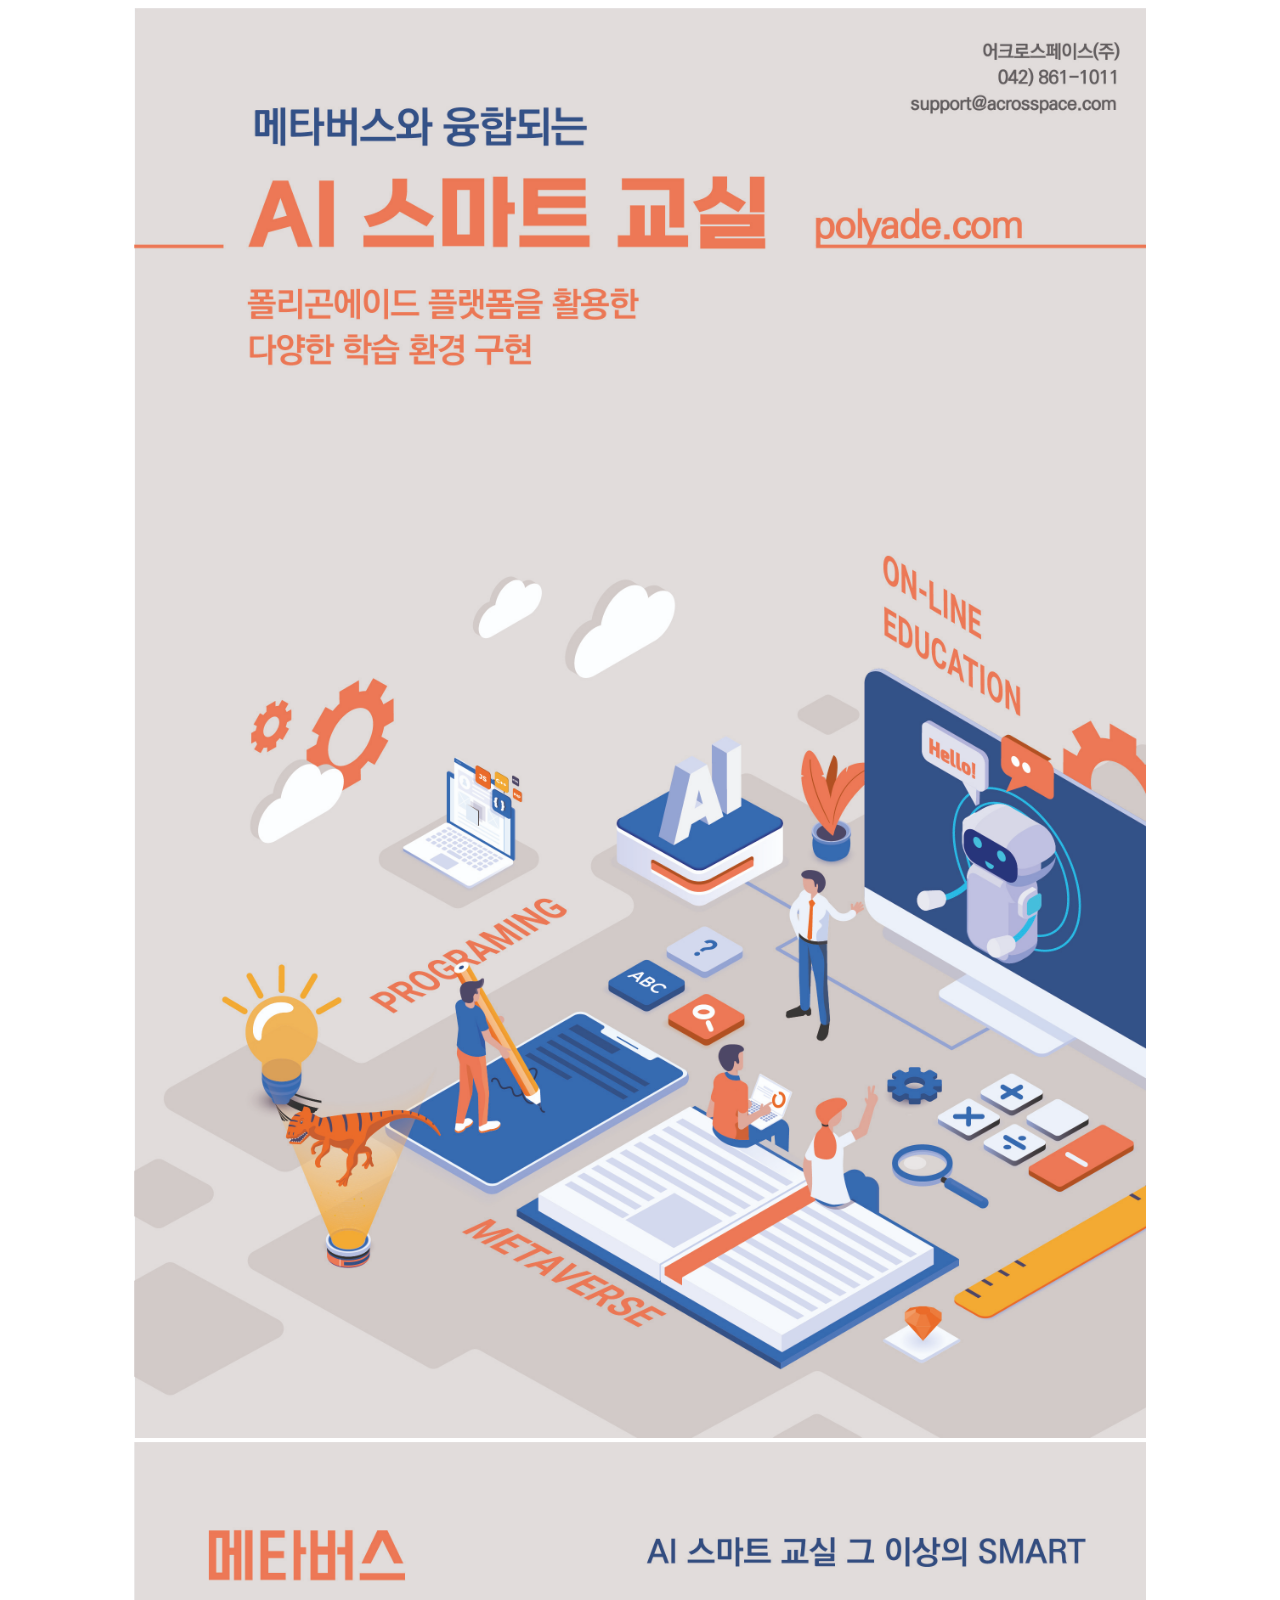
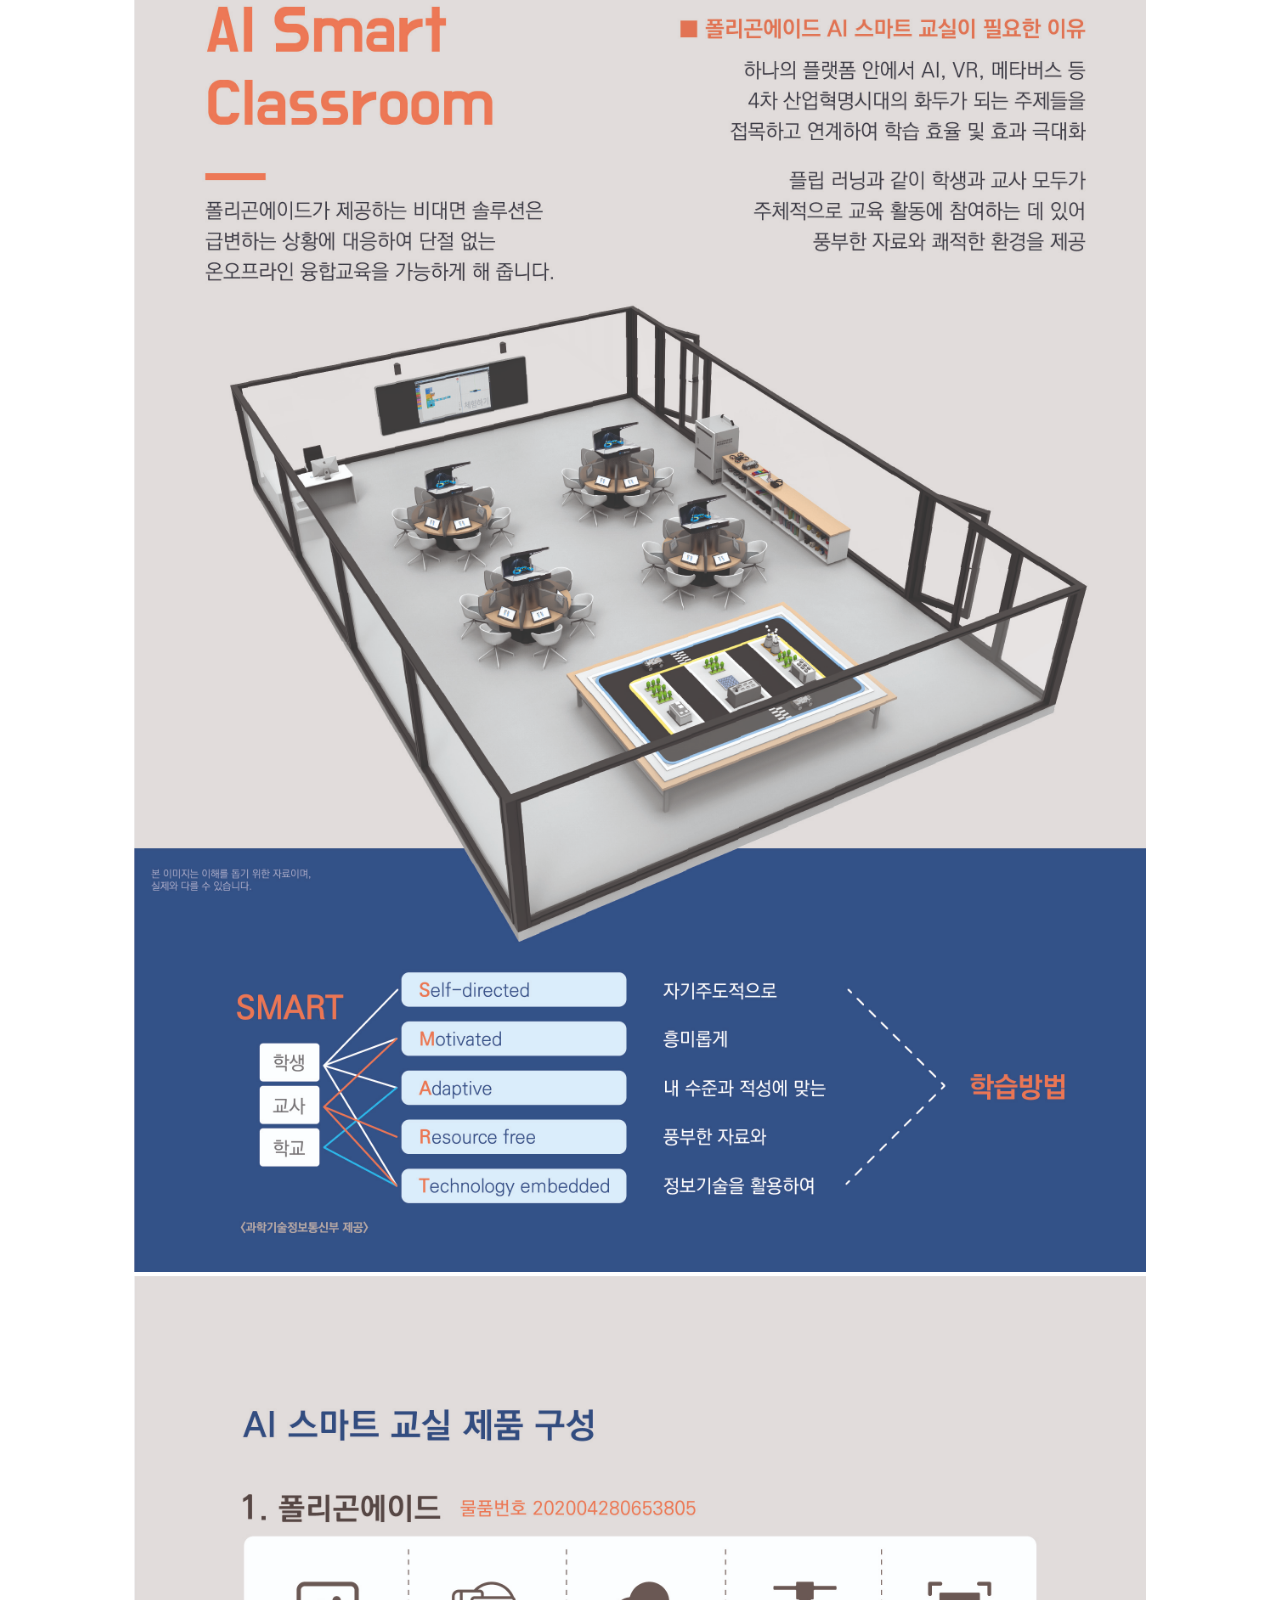
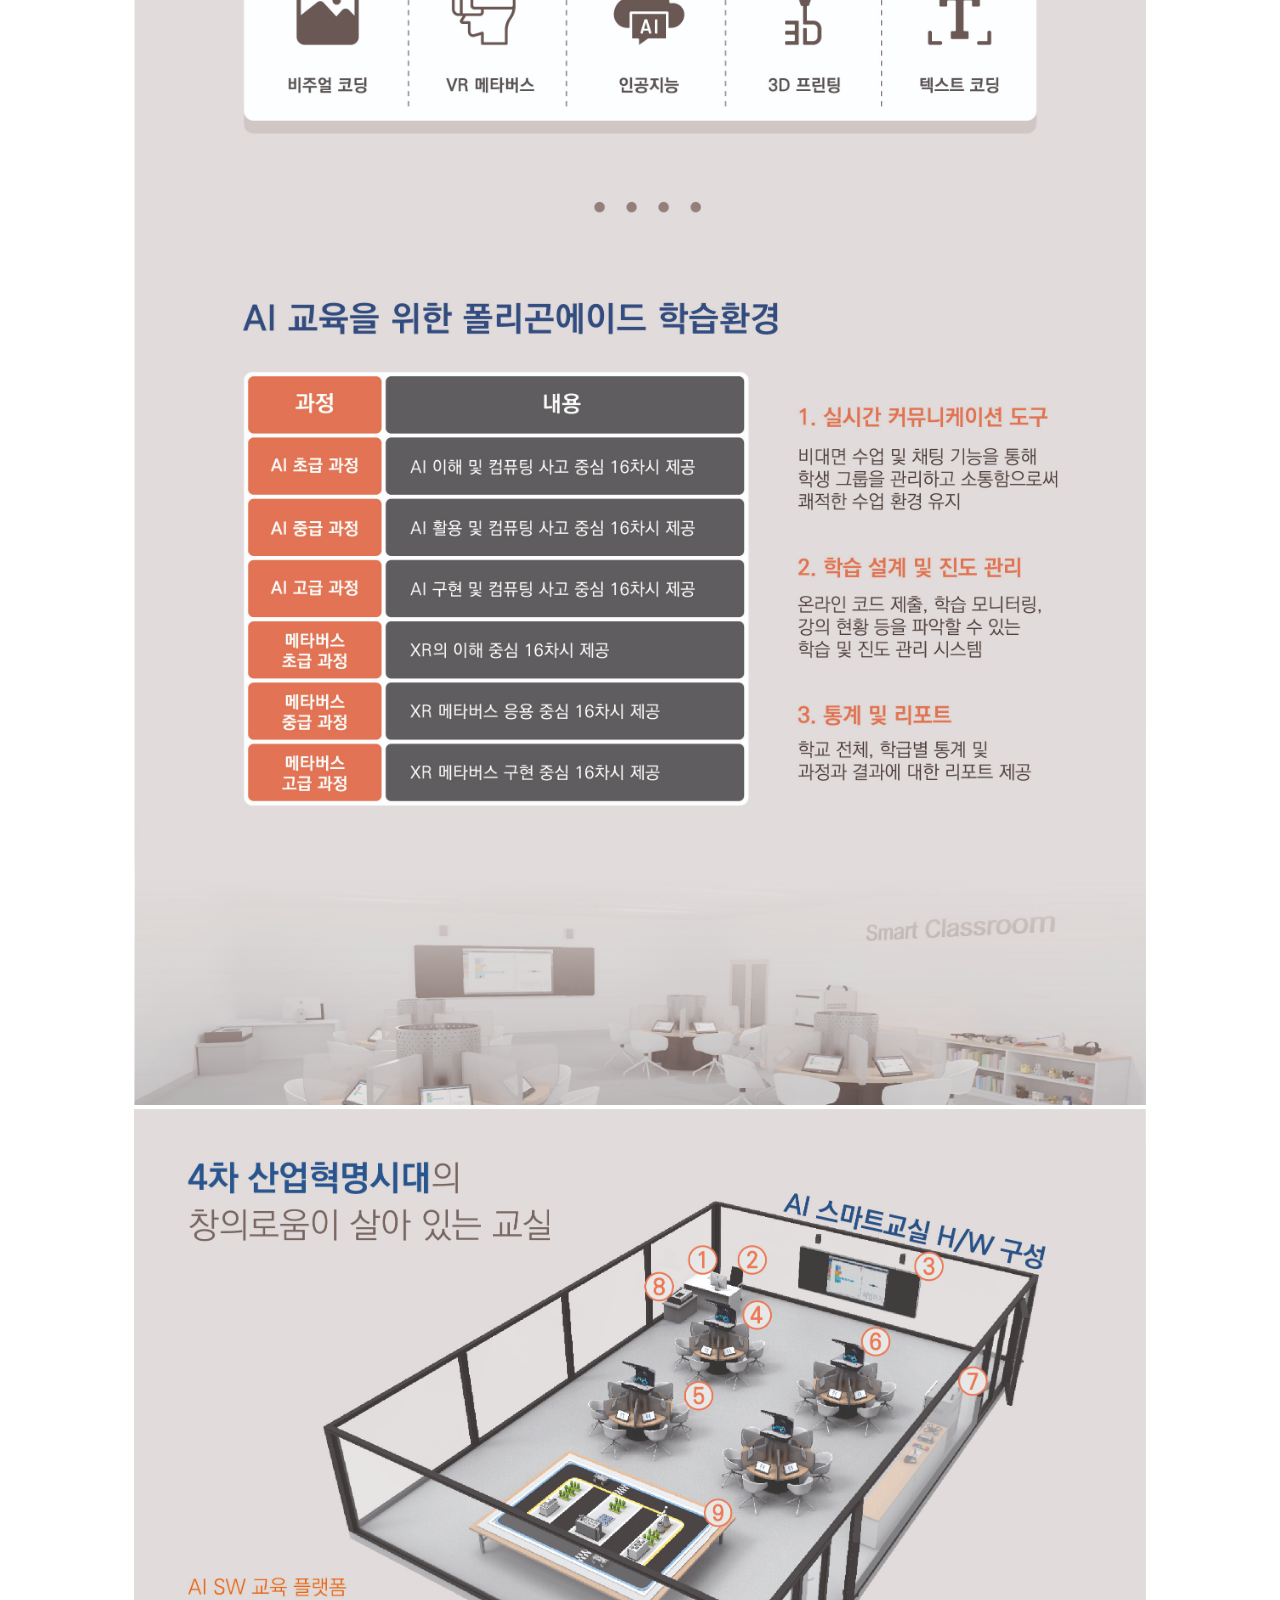
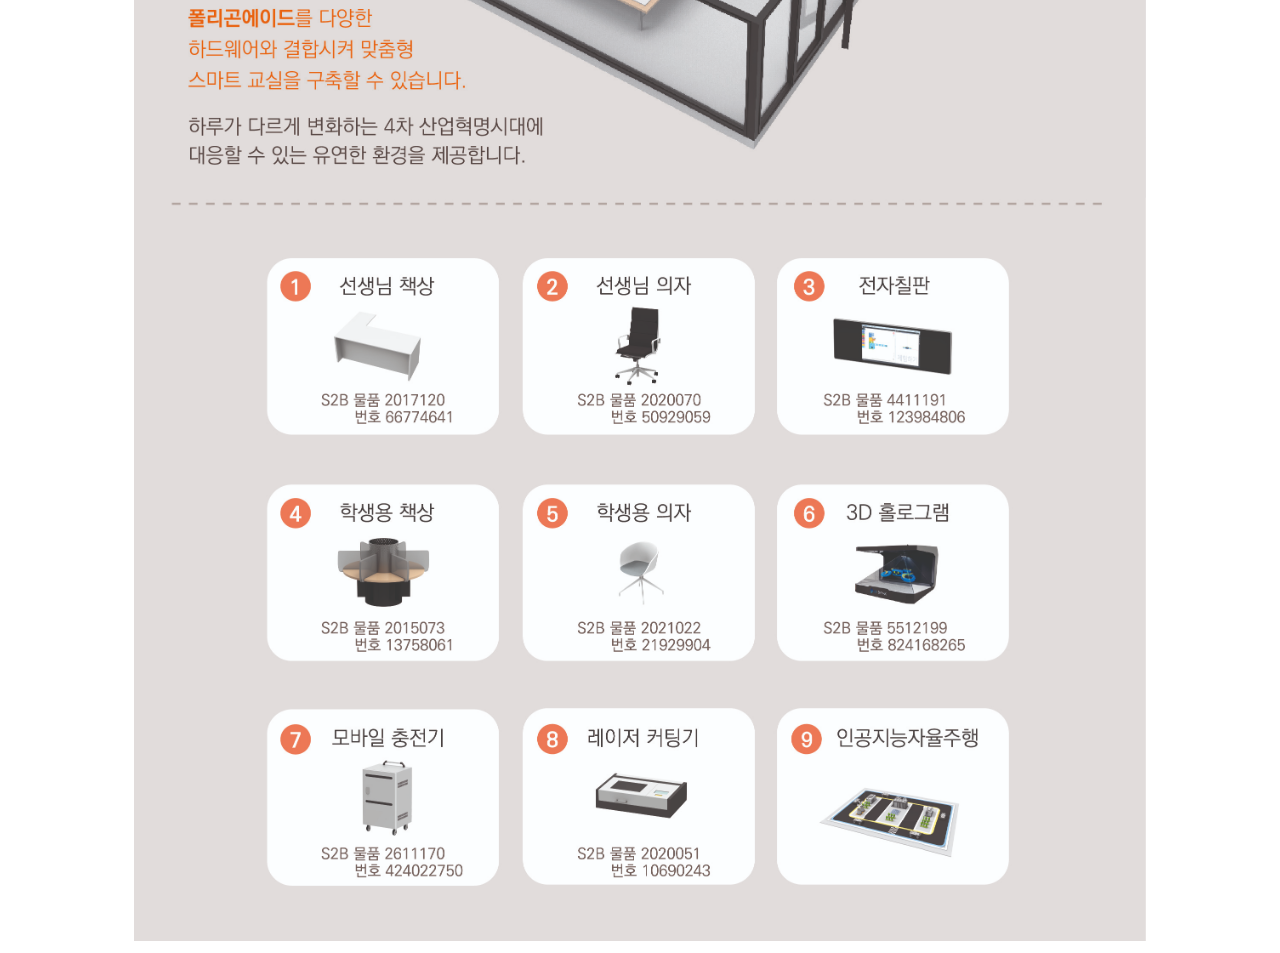
<file: aiSmart.html>
<!DOCTYPE html>
<html lang="ko">
<head>
    <meta charset="UTF-8">
    <meta http-equiv="X-UA-Compatible" content="IE=edge">
    <meta name="viewport" content="width=device-width, initial-scale=1.0">
    <title>AI 스마트교실 팜플렛</title>
</head>
<body>
    <div style="margin:0 auto; overflow:hidden; width:100%; text-align: center;">
        <img class="pamphlet_1" src="./resources/image/ai_smartClass_1.jpg" alt="" style="width:80%;">
        <img class="pamphlet_2" src="./resources/image/ai_smartClass_2.jpg" alt="" style="width:80%;">
        <img class="pamphlet_3" src="./resources/image/ai_smartClass_3.jpg" alt="" style="width:80%;">
        <img class="pamphlet_4" src="./resources/image/ai_smartClass_4.jpg" alt="" style="width:80%;">
    </div>
</body>
</html>
</file>
